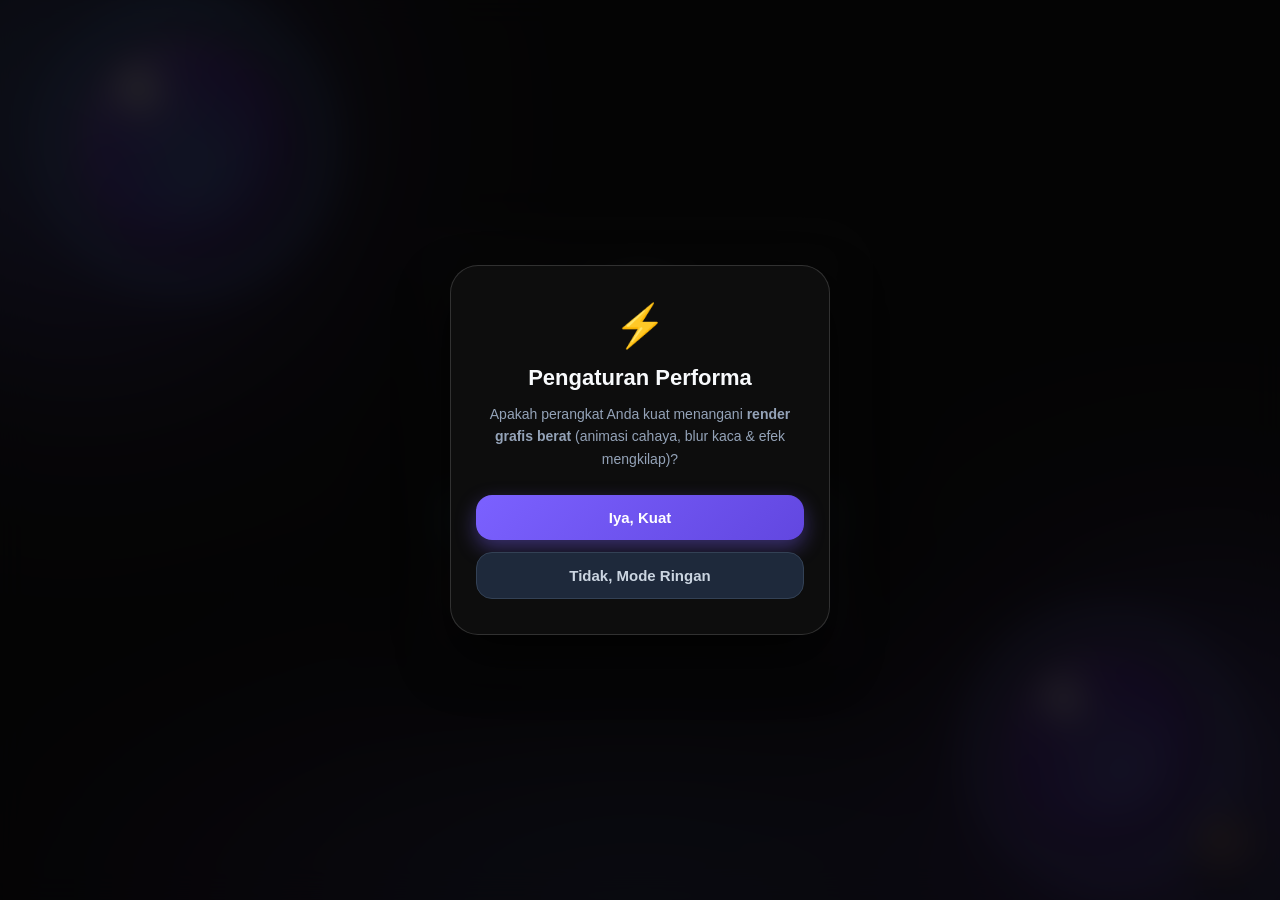
<file: index.html>
<!DOCTYPE html>
<html lang="id">
<head>
    <meta charset="UTF-8">
    <meta name="viewport" content="width=device-width, initial-scale=1.0, maximum-scale=1.0, user-scalable=no">
    <title>KiuKiu Bio</title>
    
    <link rel="icon" type="image/png" href="assets/icon.png">
    
    <link rel="stylesheet" href="style.css">
</head>
<body>

    <div id="renderModal" class="render-modal-overlay">
        <div class="render-modal-box">
            <button id="btnRenderClose" class="render-modal-close" type="button" aria-label="Tutup">✕</button>
            <div class="render-modal-icon">⚡</div>
            <h3 class="render-modal-title">Pengaturan Performa</h3>
            <p class="render-modal-desc">
                Apakah perangkat Anda kuat menangani <b>render grafis berat</b> (animasi cahaya, blur kaca & efek mengkilap)?
            </p>
            <div id="renderModalStatus" class="render-modal-status"></div>
            <div class="render-modal-buttons">
                <button id="btnRenderYes" class="modal-btn btn-yes">Iya, Kuat</button>
                <button id="btnRenderNo" class="modal-btn btn-no">Tidak, Mode Ringan</button>
            </div>
        </div>
    </div>
    
    <div class="orb orb-1"></div>
    <div class="orb orb-2"></div>
    <div class="glass-ball glass-ball-1"></div>
    <div class="glass-ball glass-ball-2"></div>
    <div class="bg-glow-bottom"></div>

    <div class="bio-container">
        <div class="profile-img-wrapper">
            <img src="assets/profile.png" alt="Profile" class="profile-pic" onerror="this.src='https://via.placeholder.com/150'">
        </div>
        
        <h1 class="nama">ᴷⁱᵘᵏⁱᵘᵘ੭</h1>
        <h2 class="sub-nama">Yang butuh gue callme🤙</h2>

        <div id="linksContainer" class="links-container"></div>
    </div>

    <button class="perf-fab" id="perfFab" type="button" data-tooltip="Pengaturan Performa" aria-label="Buka pengaturan performa">
        <svg viewBox="0 0 24 24" width="24" height="24" fill="currentColor" class="perf-fab-icon"><polygon points="13 2 3 14 12 14 11 22 21 10 12 10 13 2"></polygon></svg>
    </button>

    <script src="database.js"></script>
    <script src="script.js"></script>
</body>
</html>
</file>
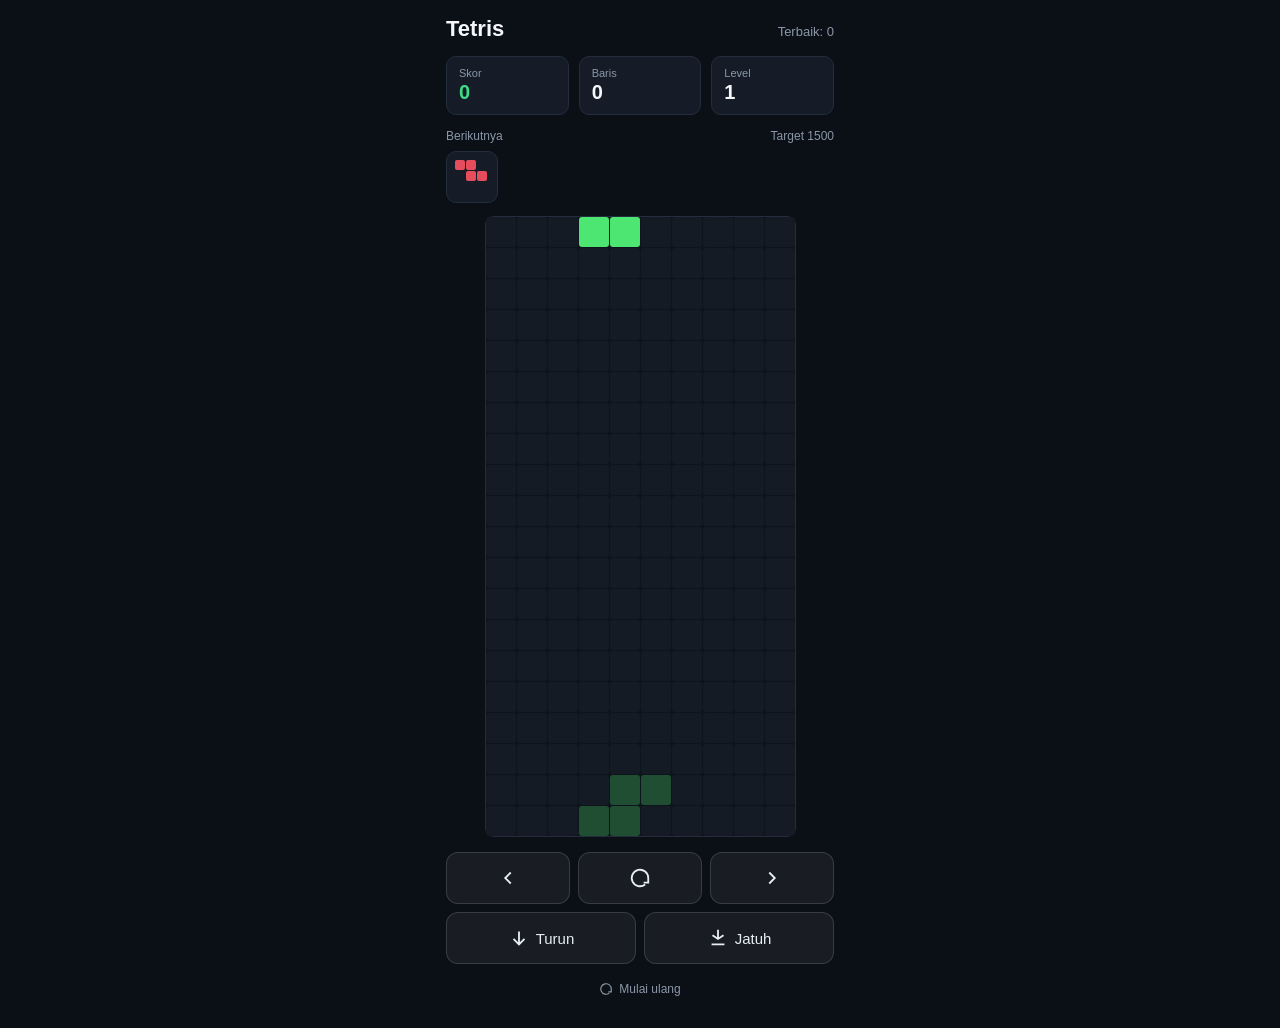
<file: tetris.html>
<!DOCTYPE html>
<html lang="id">
<head>
<meta charset="UTF-8" />
<meta name="viewport" content="width=device-width, initial-scale=1, maximum-scale=1, user-scalable=no" />
<title>Tetris</title>
<style>
  * { box-sizing: border-box; -webkit-tap-highlight-color: transparent; }
  html, body {
    margin: 0; padding: 0; height: 100%;
    background: #0b0f16; color: #f4f6f9;
    font-family: -apple-system, BlinkMacSystemFont, "Segoe UI", Roboto, Helvetica, Arial, sans-serif;
    overscroll-behavior: none; user-select: none;
  }
  #app {
    max-width: 420px; margin: 0 auto; padding: 16px 16px 24px;
    min-height: 100%; display: flex; flex-direction: column;
  }
  .title-row { display: flex; align-items: baseline; justify-content: space-between; margin-bottom: 14px; }
  .title-row h1 { font-size: 22px; font-weight: 600; margin: 0; }
  .title-row .best { font-size: 13px; color: #8a97a8; }
  .stats { display: grid; grid-template-columns: repeat(3, 1fr); gap: 10px; margin-bottom: 14px; }
  .stat { background: #151c27; border: 1px solid #232d3d; border-radius: 10px; padding: 10px 12px; }
  .stat .label { font-size: 11px; color: #8a97a8; }
  .stat .value { font-size: 20px; font-weight: 600; margin-top: 2px; }
  .stat.score .value { color: #3ddc84; }
  .next-row { display: flex; align-items: center; justify-content: space-between; margin-bottom: 8px; font-size: 12px; color: #8a97a8; }
  .next-and-status { display: flex; align-items: center; gap: 12px; margin-bottom: 14px; }
  #next-box { width: 52px; height: 52px; background: #151c27; border: 1px solid #232d3d; border-radius: 10px; position: relative; flex-shrink: 0; }
  #status { font-size: 13px; color: #e6944d; flex: 1; }
  #board-wrap { display: flex; justify-content: center; margin-bottom: 16px; }
  #board {
    background: #0e141b; border-radius: 8px; padding: 0;
    display: grid; gap: 1px;
    box-shadow: 0 0 0 1px #232d3d;
  }
  .cell { border-radius: 3px; transition: background-color .06s ease, opacity .06s ease; }
  .controls { display: flex; flex-direction: column; gap: 8px; margin-top: auto; }
  .row3 { display: grid; grid-template-columns: repeat(3, 1fr); gap: 8px; }
  .row2 { display: grid; grid-template-columns: repeat(2, 1fr); gap: 8px; }
  button.ctrl {
    height: 52px; border-radius: 12px; border: 1px solid rgba(255,255,255,0.14);
    background: rgba(255,255,255,0.06); color: #e8edf5; font-size: 15px;
    display: flex; align-items: center; justify-content: center; gap: 6px;
    -webkit-tap-highlight-color: transparent; touch-action: manipulation;
  }
  button.ctrl:active { transform: scale(0.94); filter: brightness(1.3); }
  button.ctrl svg { width: 22px; height: 22px; }
  #restart-link {
    text-align: center; margin-top: 10px; font-size: 12px; color: #8a97a8;
    background: none; border: none; display: inline-flex; gap: 6px; align-items: center;
    width: 100%; justify-content: center; padding: 8px;
  }
  #overlay {
    position: absolute; inset: 0; background: rgba(5,7,10,0.88);
    display: none; align-items: center; justify-content: center; flex-direction: column;
    border-radius: 8px; gap: 10px; text-align: center; padding: 20px;
  }
  #overlay.show { display: flex; }
  #overlay h2 { margin: 0; font-size: 20px; font-weight: 600; }
  #overlay p { margin: 0; font-size: 14px; color: #8a97a8; }
  #board-outer { position: relative; }
</style>
</head>
<body>
<div id="app">
  <div class="title-row">
    <h1>Tetris</h1>
    <span class="best">Terbaik: <span id="best-score">0</span></span>
  </div>

  <div class="stats">
    <div class="stat score">
      <div class="label">Skor</div>
      <div class="value" id="score">0</div>
    </div>
    <div class="stat">
      <div class="label">Baris</div>
      <div class="value" id="lines">0</div>
    </div>
    <div class="stat">
      <div class="label">Level</div>
      <div class="value" id="level">1</div>
    </div>
  </div>

  <div class="next-row">
    <span>Berikutnya</span>
    <span id="target">Target 1500</span>
  </div>
  <div class="next-and-status">
    <div id="next-box"></div>
    <div id="status"></div>
  </div>

  <div id="board-wrap">
    <div id="board-outer">
      <div id="board"></div>
      <div id="overlay">
        <h2 id="overlay-title">Game selesai</h2>
        <p id="overlay-sub">Skor akhir: 0</p>
      </div>
    </div>
  </div>

  <div class="controls">
    <div class="row3">
      <button class="ctrl" id="btn-left" aria-label="Kiri">
        <svg viewBox="0 0 24 24" fill="none" stroke="currentColor" stroke-width="2"><path d="M15 18l-6-6 6-6"/></svg>
      </button>
      <button class="ctrl" id="btn-rotate" aria-label="Putar">
        <svg viewBox="0 0 24 24" fill="none" stroke="currentColor" stroke-width="2"><path d="M21 12a9 9 0 10-3.4 7.03M21 12v5h-5"/></svg>
      </button>
      <button class="ctrl" id="btn-right" aria-label="Kanan">
        <svg viewBox="0 0 24 24" fill="none" stroke="currentColor" stroke-width="2"><path d="M9 18l6-6-6-6"/></svg>
      </button>
    </div>
    <div class="row2">
      <button class="ctrl" id="btn-soft" aria-label="Turun">
        <svg viewBox="0 0 24 24" fill="none" stroke="currentColor" stroke-width="2"><path d="M12 5v14M6 13l6 6 6-6"/></svg>
        Turun
      </button>
      <button class="ctrl" id="btn-hard" aria-label="Jatuh">
        <svg viewBox="0 0 24 24" fill="none" stroke="currentColor" stroke-width="2"><path d="M12 3v10M6 9l6 4 6-4M5 19h14"/></svg>
        Jatuh
      </button>
    </div>
  </div>

  <button id="restart-link">
    <svg width="14" height="14" viewBox="0 0 24 24" fill="none" stroke="currentColor" stroke-width="2"><path d="M21 12a9 9 0 10-3.4 7.03M21 12v5h-5"/></svg>
    Mulai ulang
  </button>
</div>

<script>
(function () {
  'use strict';

  var COLS = 10, ROWS = 20;
  var SHAPES = {
    I: [[0,1],[1,1],[2,1],[3,1]],
    O: [[1,0],[2,0],[1,1],[2,1]],
    T: [[1,0],[0,1],[1,1],[2,1]],
    S: [[1,0],[2,0],[0,1],[1,1]],
    Z: [[0,0],[1,0],[1,1],[2,1]],
    J: [[0,0],[0,1],[1,1],[2,1]],
    L: [[2,0],[0,1],[1,1],[2,1]]
  };
  var COLORS = { I:'#4dd8e6', O:'#e6c64d', T:'#b24de6', S:'#4de672', Z:'#e64d5c', J:'#4d6fe6', L:'#e6944d' };
  var KEYS = Object.keys(SHAPES);

  function rotateCells(cells, times) {
    var out = cells, n = ((times % 4) + 4) % 4;
    for (var t = 0; t < n; t++) out = out.map(function (c) { return [3 - c[1], c[0]]; });
    return out;
  }
  function newBag() {
    var b = KEYS.slice();
    for (var i = b.length - 1; i > 0; i--) {
      var j = Math.floor(Math.random() * (i + 1));
      var tmp = b[i]; b[i] = b[j]; b[j] = tmp;
    }
    return b;
  }
  var bag = newBag();
  function nextFromBag() { if (bag.length === 0) bag = newBag(); return bag.shift(); }

  function emptyBoard() { var rows = []; for (var y = 0; y < ROWS; y++) rows.push(new Array(COLS).fill(null)); return rows; }

  var board, current, nextKey, score, lines, level, target, gameOver;

  function spawn(key) { return { key: key, rot: 0, x: 3, y: -2 }; }
  function pieceCells(p) { return rotateCells(SHAPES[p.key], p.rot).map(function (c) { return [c[0] + p.x, c[1] + p.y]; }); }
  function collides(p, dx, dy, dr) {
    var test = { key: p.key, rot: p.rot + dr, x: p.x + dx, y: p.y + dy };
    var cells = pieceCells(test);
    for (var i = 0; i < cells.length; i++) {
      var x = cells[i][0], y = cells[i][1];
      if (x < 0 || x >= COLS || y >= ROWS) return true;
      if (y >= 0 && board[y][x]) return true;
    }
    return false;
  }
  var LINE_SCORE = [0, 40, 100, 300, 1200];
  function gravityMs() { return Math.max(100, 1000 - (level - 1) * 75); }
  function targetFor(l) { return l * 1000 + 500; }

  var bestScore = 0;
  try { bestScore = parseInt(localStorage.getItem('tetris_best') || '0', 10) || 0; } catch (e) {}

  function resetGame() {
    board = emptyBoard();
    bag = newBag();
    current = spawn(nextFromBag());
    nextKey = nextFromBag();
    score = 0; lines = 0; level = 1; target = targetFor(level);
    gameOver = false;
    document.getElementById('overlay').classList.remove('show');
  }

  function saveBestIfNeeded() {
    if (score > bestScore) {
      bestScore = score;
      try { localStorage.setItem('tetris_best', String(bestScore)); } catch (e) {}
    }
  }

  function lockPiece(dropCells) {
    var cells = pieceCells(current);
    for (var i = 0; i < cells.length; i++) {
      var x = cells[i][0], y = cells[i][1];
      if (y < 0) { gameOver = true; saveBestIfNeeded(); return; }
      board[y][x] = current.key;
    }
    if (dropCells > 0) score += dropCells * 2;

    var cleared = 0;
    for (var yy = ROWS - 1; yy >= 0; yy--) {
      if (board[yy].every(function (c) { return c !== null; })) {
        board.splice(yy, 1);
        board.unshift(new Array(COLS).fill(null));
        cleared++;
        yy++;
      }
    }
    if (cleared > 0) {
      score += LINE_SCORE[cleared] * level;
      lines += cleared;
      var nl = Math.floor(lines / 10) + 1;
      if (nl !== level) { level = nl; target = targetFor(level); }
    }

    current = spawn(nextKey);
    nextKey = nextFromBag();
    if (collides(current, 0, 0, 0)) { gameOver = true; saveBestIfNeeded(); }
  }

  function softDropOne() {
    if (!collides(current, 0, 1, 0)) current.y += 1;
    else lockPiece(0);
  }
  function moveSide(dir) {
    if (gameOver) return;
    var dx = dir === 'left' ? -1 : 1;
    if (!collides(current, dx, 0, 0)) { current.x += dx; render(); }
  }
  function rotatePiece() {
    if (gameOver || current.key === 'O') return;
    if (!collides(current, 0, 0, 1)) { current.rot += 1; render(); return; }
    var kicks = [-1, 1, -2, 2];
    for (var i = 0; i < kicks.length; i++) {
      if (!collides(current, kicks[i], 0, 1)) { current.x += kicks[i]; current.rot += 1; render(); return; }
    }
  }
  function softDrop() {
    if (gameOver) return;
    softDropOne();
    render();
  }
  function hardDrop() {
    if (gameOver) return;
    var cells = 0;
    while (!collides(current, 0, 1, 0)) { current.y += 1; cells++; }
    lockPiece(cells);
    render();
  }
  function ghostCells() {
    var g = { key: current.key, rot: current.rot, x: current.x, y: current.y };
    while (!collides(g, 0, 1, 0)) g.y += 1;
    return pieceCells(g);
  }

  var CELL = Math.min(30, Math.floor((Math.min(window.innerWidth, 420) - 32) / COLS));
  var boardEl = document.getElementById('board');
  boardEl.style.gridTemplateColumns = 'repeat(' + COLS + ', ' + CELL + 'px)';
  boardEl.style.gridTemplateRows = 'repeat(' + ROWS + ', ' + CELL + 'px)';
  var cellEls = [];
  for (var y0 = 0; y0 < ROWS; y0++) {
    var row = [];
    for (var x0 = 0; x0 < COLS; x0++) {
      var d = document.createElement('div');
      d.className = 'cell';
      d.style.background = '#141b24';
      boardEl.appendChild(d);
      row.push(d);
    }
    cellEls.push(row);
  }

  var nextEl = document.getElementById('next-box');
  var scoreEl = document.getElementById('score');
  var linesEl = document.getElementById('lines');
  var levelEl = document.getElementById('level');
  var targetEl = document.getElementById('target');
  var bestEl = document.getElementById('best-score');
  var statusEl = document.getElementById('status');
  var overlayEl = document.getElementById('overlay');
  var overlayTitleEl = document.getElementById('overlay-title');
  var overlaySubEl = document.getElementById('overlay-sub');

  function render() {
    for (var y = 0; y < ROWS; y++) {
      for (var x = 0; x < COLS; x++) {
        var key = board[y][x];
        cellEls[y][x].style.background = key ? COLORS[key] : '#141b24';
        cellEls[y][x].style.opacity = '1';
      }
    }
    if (!gameOver) {
      var ghosts = ghostCells();
      for (var i = 0; i < ghosts.length; i++) {
        var gx = ghosts[i][0], gy = ghosts[i][1];
        if (gy >= 0 && gy < ROWS && gx >= 0 && gx < COLS) {
          cellEls[gy][gx].style.background = COLORS[current.key];
          cellEls[gy][gx].style.opacity = '0.28';
        }
      }
      var cells = pieceCells(current);
      for (var j = 0; j < cells.length; j++) {
        var cx = cells[j][0], cy = cells[j][1];
        if (cy >= 0 && cy < ROWS) {
          cellEls[cy][cx].style.background = COLORS[current.key];
          cellEls[cy][cx].style.opacity = '1';
        }
      }
    }

    scoreEl.textContent = score;
    linesEl.textContent = lines;
    levelEl.textContent = level;
    targetEl.textContent = 'Target ' + target;
    bestEl.textContent = Math.max(bestScore, score);

    nextEl.innerHTML = '';
    var ncells = SHAPES[nextKey];
    var xs = ncells.map(function (c) { return c[0]; });
    var ys = ncells.map(function (c) { return c[1]; });
    var minX = Math.min.apply(null, xs), minY = Math.min.apply(null, ys);
    for (var k = 0; k < ncells.length; k++) {
      var ncx = ncells[k][0], ncy = ncells[k][1];
      var b = document.createElement('div');
      b.style.position = 'absolute';
      b.style.width = '10px'; b.style.height = '10px';
      b.style.left = (8 + (ncx - minX) * 11) + 'px';
      b.style.top = (8 + (ncy - minY) * 11) + 'px';
      b.style.background = COLORS[nextKey];
      b.style.borderRadius = '2px';
      nextEl.appendChild(b);
    }

    if (gameOver) {
      statusEl.textContent = '';
      overlayTitleEl.textContent = 'Game selesai';
      overlaySubEl.textContent = 'Skor akhir: ' + score + ' (level ' + level + ', ' + lines + ' baris)';
      overlayEl.classList.add('show');
    } else {
      statusEl.textContent = '';
    }
  }

  document.getElementById('btn-left').addEventListener('click', function () { moveSide('left'); });
  document.getElementById('btn-right').addEventListener('click', function () { moveSide('right'); });
  document.getElementById('btn-rotate').addEventListener('click', rotatePiece);
  document.getElementById('btn-soft').addEventListener('click', softDrop);
  document.getElementById('btn-hard').addEventListener('click', hardDrop);
  document.getElementById('restart-link').addEventListener('click', function () { resetGame(); render(); });
  overlayEl.addEventListener('click', function () { resetGame(); render(); });

  document.addEventListener('keydown', function (e) {
    if (e.key === 'ArrowLeft') moveSide('left');
    else if (e.key === 'ArrowRight') moveSide('right');
    else if (e.key === 'ArrowUp') rotatePiece();
    else if (e.key === 'ArrowDown') softDrop();
    else if (e.key === ' ') { e.preventDefault(); hardDrop(); }
  });

  var touchStartX = 0, touchStartY = 0, touchMoved = false;
  boardEl.addEventListener('touchstart', function (e) {
    touchStartX = e.touches[0].clientX;
    touchStartY = e.touches[0].clientY;
    touchMoved = false;
  }, { passive: true });
  boardEl.addEventListener('touchmove', function (e) {
    var dx = e.touches[0].clientX - touchStartX;
    var dy = e.touches[0].clientY - touchStartY;
    if (Math.abs(dx) > 24 && !touchMoved) {
      moveSide(dx > 0 ? 'right' : 'left');
      touchStartX = e.touches[0].clientX;
      touchMoved = true;
    } else if (dy > 24 && !touchMoved) {
      softDrop();
      touchStartY = e.touches[0].clientY;
    }
  }, { passive: true });
  boardEl.addEventListener('touchend', function (e) {
    if (!touchMoved) rotatePiece();
  });

  var lastFrame = Date.now();
  function loop() {
    var now = Date.now();
    if (!gameOver) {
      var interval = gravityMs();
      if (now - lastFrame >= interval) {
        lastFrame = now;
        softDropOne();
        render();
      }
    } else {
      lastFrame = now;
    }
    requestAnimationFrame(loop);
  }

  resetGame();
  render();
  requestAnimationFrame(loop);
})();
</script>
</body>
</html>
</file>
<file: style.css>
/* RESET SEMUA */
* {
    margin: 0;
    padding: 0;
    box-sizing: border-box;
    font-family: 'Segoe UI', Tahoma, Geneva, Verdana, sans-serif;
    -webkit-tap-highlight-color: transparent;
}

/* Warna tema latar belakang (bola + cahaya). Nilai default = Tampilan 1.
   Diisi ulang otomatis oleh script.js sesuai activeBackgroundTheme di database.js */
:root {
    --ball1-inner: 96, 165, 250;
    --ball1-mid: 124, 58, 237;
    --ball1-outer: 76, 29, 149;
    --ball2-inner: 129, 140, 248;
    --ball2-mid: 109, 40, 217;
    --ball2-outer: 67, 20, 140;
}

body {
    min-height: 100vh;
    display: flex;
    justify-content: center;
    align-items: center;
    background-color: #050505; /* Hitam pekat */
    padding: 25px 20px;
    color: white;
    overflow-x: hidden;
    position: relative;
}

/* === MODAL POPUP PERTANYAAN PERFORMA === */
.render-modal-overlay {
    position: fixed;
    top: 0;
    left: 0;
    width: 100vw;
    height: 100vh;
    background: rgba(5, 5, 5, 0.85);
    backdrop-filter: blur(15px);
    -webkit-backdrop-filter: blur(15px);
    z-index: 99999;
    display: flex;
    justify-content: center;
    align-items: center;
    padding: 20px;
    opacity: 0;
    pointer-events: none;
    transition: opacity 0.35s ease;
}

.render-modal-overlay.show {
    opacity: 1;
    pointer-events: auto;
}

.render-modal-box {
    position: relative;
    background: #0d0d0d;
    border: 1px solid rgba(255, 255, 255, 0.15);
    border-radius: 28px;
    padding: 35px 25px;
    max-width: 380px;
    width: 100%;
    text-align: center;
    box-shadow: 0 25px 50px rgba(0, 0, 0, 0.7);
    transform: scale(0.9);
    transition: transform 0.35s cubic-bezier(0.175, 0.885, 0.32, 1.275);
}

.render-modal-close {
    display: none;
    position: absolute;
    top: 14px;
    right: 14px;
    width: 30px;
    height: 30px;
    border-radius: 50%;
    border: 1px solid rgba(255, 255, 255, 0.15);
    background: rgba(255, 255, 255, 0.06);
    color: #a1a1aa;
    font-size: 13px;
    cursor: pointer;
    align-items: center;
    justify-content: center;
    transition: background 0.2s ease, color 0.2s ease;
}

.render-modal-close:hover {
    background: rgba(255, 255, 255, 0.14);
    color: #f4f4f5;
}

/* Tombol close cuma muncul kalau modal dibuka manual (bukan kunjungan pertama) */
.render-modal-overlay.has-close .render-modal-close {
    display: flex;
}

.render-modal-overlay.show .render-modal-box {
    transform: scale(1);
}

.render-modal-icon {
    font-size: 42px;
    margin-bottom: 15px;
}

.render-modal-title {
    font-size: 22px;
    font-weight: 800;
    margin-bottom: 12px;
    color: #f8fafc;
}

.render-modal-desc {
    font-size: 14px;
    line-height: 1.6;
    color: #94a3b8;
    margin-bottom: 25px;
}

.render-modal-status {
    font-size: 12px;
    font-weight: 700;
    letter-spacing: 0.3px;
    color: #f5a623;
    background: rgba(245, 166, 35, 0.12);
    border: 1px solid rgba(245, 166, 35, 0.3);
    border-radius: 999px;
    padding: 6px 14px;
    display: inline-block;
    margin-bottom: 20px;
}

.render-modal-status:empty {
    display: none;
    margin-bottom: 0;
}

.render-modal-buttons {
    display: flex;
    flex-direction: column;
    gap: 12px;
}

.modal-btn {
    width: 100%;
    padding: 14px 20px;
    border-radius: 16px;
    font-size: 15px;
    font-weight: 700;
    cursor: pointer;
    border: none;
    transition: transform 0.35s cubic-bezier(0.22, 1, 0.36, 1), filter 0.3s ease;
}

.modal-btn:hover {
    transform: translateY(-2px);
    filter: brightness(1.1);
}

.modal-btn:active {
    transform: translateY(0) scale(0.97);
    transition-duration: 0.15s;
}

.btn-yes {
    background: linear-gradient(135deg, #7b61ff, #6247e0);
    color: white;
    box-shadow: 0 8px 20px rgba(123, 97, 255, 0.4);
}

.btn-no {
    background: #1e293b;
    color: #cbd5e1;
    border: 1px solid #334155;
}

/* =========================================================
   === ATURAN MODE RINGAN ("TIDAK, MODE RINGAN") - ANTI LAG ===
   ========================================================= */
/* 1. Matikan bola liquid glass & animasinya (biar ringan), tapi latar tetap
      berwarna sesuai tema aktif di database.js — gradient statis, no blur, no animasi */
body.low-perf .orb,
body.low-perf .glass-ball,
body.low-perf .bg-glow-bottom {
    display: none !important;
    animation: none !important;
}

body.low-perf {
    background:
        radial-gradient(circle at 12% 12%, rgba(var(--ball1-mid), 0.55), transparent 42%),
        radial-gradient(circle at 88% 88%, rgba(var(--ball2-mid), 0.55), transparent 42%),
        #050505 !important;
}

/* 2. Ganti kontainer kaca dengan card solid yang rapi, tapi tetap ada aksen
      warna tipis sesuai tema aktif biar gak polos/kusam */
body.low-perf .bio-container {
    background: linear-gradient(160deg, #101a2e, #0a0f1c) !important;
    backdrop-filter: none !important;
    -webkit-backdrop-filter: none !important;
    border: 1px solid rgba(var(--ball1-mid), 0.35) !important;
    box-shadow: 0 20px 45px rgba(0, 0, 0, 0.55), 0 0 45px rgba(var(--ball1-mid), 0.18) !important;
}

/* 3. Ubah tombol Liquid Glass jadi tombol flat/ringan, tapi tetap pakai
      warna tema masing-masing link (--c1/--c2) biar gak seragam abu semua */
body.low-perf .glass-btn {
    background: rgba(var(--c1), 0.14) !important;
    backdrop-filter: none !important;
    -webkit-backdrop-filter: none !important;
    border: 1px solid rgba(var(--c1), 0.4) !important;
    box-shadow: none !important;
    animation: none !important;
    color: #f1f5f9 !important;
}

body.low-perf .glass-btn:hover {
    background: rgba(var(--c1), 0.26) !important;
    border-color: rgba(var(--c1), 0.75) !important;
    transform: translateY(-2px) !important;
    box-shadow: 0 8px 20px rgba(var(--c1), 0.3) !important;
}

/* 4. Matikan efek pantulan cahaya mengkilap & pelangi berat */
body.low-perf .glass-btn::after,
body.low-perf .crystal-gloss::before {
    display: none !important;
    animation: none !important;
}

body.low-perf .rainbow-gloss,
body.low-perf .crystal-gloss {
    animation: none !important;
    border-color: #475569 !important;
    box-shadow: none !important;
}

/* 5. Sederhanakan tombol Performa jadi flat, tanpa blur & animasi */
body.low-perf .perf-fab {
    backdrop-filter: none !important;
    -webkit-backdrop-filter: none !important;
    background: #1e293b !important;
    border: 1px solid #334155 !important;
    color: #94a3b8 !important;
    box-shadow: 0 8px 20px rgba(0, 0, 0, 0.4) !important;
    animation: none !important;
}

body.low-perf .perf-fab:hover {
    background: #334155 !important;
    border-color: #475569 !important;
    color: #cbd5e1 !important;
}

/* =========================================================
   === ATURAN MODE NORMAL / BERAT (DEFAULT LIQUID GLASS) ===
   ========================================================= */
/* === 2 BOLA CAHAYA GRADASI BIRU-UNGU DI ATAS DASAR HITAM === */
.orb {
    position: fixed;
    border-radius: 50%;
    filter: blur(110px);
    opacity: 0.55;
    mix-blend-mode: screen;
    z-index: -1;
    will-change: transform;
    pointer-events: none;
}

.orb-1 {
    width: 480px;
    height: 480px;
    background: radial-gradient(circle at 30% 30%, rgba(var(--ball1-inner), 1) 0%, rgba(var(--ball1-mid), 1) 75%);
    top: -12%;
    left: -12%;
    animation: floatOrb1 36s infinite cubic-bezier(0.45, 0, 0.55, 1);
}

.orb-2 {
    width: 460px;
    height: 460px;
    background: radial-gradient(circle at 65% 65%, rgba(var(--ball2-inner), 1) 0%, rgba(var(--ball2-mid), 1) 75%);
    bottom: -14%;
    right: -12%;
    animation: floatOrb2 40s infinite cubic-bezier(0.45, 0, 0.55, 1);
}

/* Cahaya lembut naik dari bawah layar, biru-ungu, berdenyut pelan */
.bg-glow-bottom {
    position: fixed;
    left: 0;
    right: 0;
    bottom: -25%;
    height: 50vh;
    background: radial-gradient(ellipse at center, rgba(var(--ball1-inner), 0.4) 0%, rgba(var(--ball1-mid), 0.22) 45%, transparent 75%);
    filter: blur(90px);
    z-index: -1;
    pointer-events: none;
    will-change: opacity, transform;
    animation: bottomGlowPulse 9s ease-in-out infinite;
}

@keyframes bottomGlowPulse {
    0%, 100% { opacity: 0.55; transform: translateY(0) scale(1); }
    50%      { opacity: 1; transform: translateY(-20px) scale(1.1); }
}

/* Bola kaca (glass ball) — nempel & bergerak bareng cahaya di belakangnya */
.glass-ball {
    position: fixed;
    border-radius: 50%;
    z-index: -1;
    pointer-events: none;
    will-change: transform;
    backdrop-filter: blur(6px) saturate(160%);
    -webkit-backdrop-filter: blur(6px) saturate(160%);
    border: 1.5px solid rgba(255, 255, 255, 0.35);
}

.glass-ball-1 {
    width: 220px;
    height: 220px;
    top: 4%;
    left: 6%;
    background:
        radial-gradient(circle at 28% 24%, rgba(255,255,255,0.9) 0%, rgba(255,255,255,0.12) 14%, transparent 32%),
        radial-gradient(circle at 55% 60%, rgba(var(--ball1-inner), 0.55) 0%, rgba(var(--ball1-mid), 0.5) 55%, rgba(var(--ball1-outer), 0.3) 100%);
    box-shadow:
        inset -16px -16px 36px rgba(0,0,0,0.3),
        inset 10px 10px 22px rgba(255,255,255,0.25),
        0 25px 55px rgba(var(--ball1-outer), 0.5),
        0 0 70px rgba(var(--ball1-inner), 0.3);
    animation: floatOrb1 36s infinite cubic-bezier(0.45, 0, 0.55, 1);
}

.glass-ball-2 {
    width: 200px;
    height: 200px;
    bottom: 6%;
    right: 6%;
    background:
        radial-gradient(circle at 30% 26%, rgba(255,255,255,0.85) 0%, rgba(255,255,255,0.1) 14%, transparent 32%),
        radial-gradient(circle at 58% 62%, rgba(var(--ball2-inner), 0.55) 0%, rgba(var(--ball2-mid), 0.5) 55%, rgba(var(--ball2-outer), 0.3) 100%);
    box-shadow:
        inset -14px -14px 32px rgba(0,0,0,0.3),
        inset 9px 9px 20px rgba(255,255,255,0.22),
        0 25px 55px rgba(var(--ball2-outer), 0.5),
        0 0 65px rgba(var(--ball2-inner), 0.3);
    animation: floatOrb2 40s infinite cubic-bezier(0.45, 0, 0.55, 1);
}

/* Lampu halo yang nempel di pinggiran bola, berdenyut pelan (bukan ngilang) */
.glass-ball::before {
    content: '';
    position: absolute;
    inset: -16px;
    border-radius: 50%;
    pointer-events: none;
    filter: blur(2px);
    animation: ballHalo 10s cubic-bezier(0.45, 0, 0.55, 1) infinite;
}

.glass-ball-1::before {
    box-shadow: 0 0 45px 14px rgba(var(--ball1-inner), 0.55);
}

.glass-ball-2::before {
    box-shadow: 0 0 45px 14px rgba(var(--ball2-inner), 0.55);
    animation-delay: -5s;
}

@keyframes ballHalo {
    0%, 100% { opacity: 0.45; transform: scale(1); }
    50%      { opacity: 0.85; transform: scale(1.15); }
}

@keyframes floatOrb1 {
    0%   { transform: translate(0, 0) scale(1); }
    18%  { transform: translate(140px, 90px) scale(1.3); }
    38%  { transform: translate(40px, 210px) scale(0.8); }
    55%  { transform: translate(200px, 170px) scale(1.4); }
    72%  { transform: translate(90px, 40px) scale(0.9); }
    88%  { transform: translate(210px, 110px) scale(1.15); }
    100% { transform: translate(0, 0) scale(1); }
}

@keyframes floatOrb2 {
    0%   { transform: translate(0, 0) scale(1); }
    15%  { transform: translate(-120px, -80px) scale(1.35); }
    33%  { transform: translate(-60px, -200px) scale(0.85); }
    50%  { transform: translate(-210px, -110px) scale(1.4); }
    68%  { transform: translate(-40px, -30px) scale(0.8); }
    85%  { transform: translate(-180px, -160px) scale(1.2); }
    100% { transform: translate(0, 0) scale(1); }
}

/* === WADAH KACA UTAMA === */
.bio-container {
    width: 100%;
    max-width: 440px;
    background: rgba(255, 255, 255, 0.04);
    backdrop-filter: blur(40px);
    -webkit-backdrop-filter: blur(40px);
    border: 1px solid rgba(255, 255, 255, 0.15);
    border-radius: 35px;
    padding: 45px 30px;
    text-align: center;
    box-shadow: 0 30px 60px rgba(0, 0, 0, 0.7), inset 0 1px 1px rgba(255, 255, 255, 0.3);
    z-index: 10;
}

/* === FOTO PROFIL (100% KUNCI 1:1 OTOMATIS ANTI LONJONG) === */
.profile-img-wrapper {
    position: relative;
    width: 120px !important;
    height: 120px !important;
    min-width: 120px !important;
    min-height: 120px !important;
    margin: 0 auto 20px auto;
    border-radius: 50% !important;
    overflow: hidden !important;
    display: flex;
    justify-content: center;
    align-items: center;
    transform: translateZ(0);
    backface-visibility: hidden;
    border: 3px solid rgba(255, 255, 255, 0.8);
    box-shadow: 0 15px 35px rgba(0, 0, 0, 0.5), 0 0 20px rgba(255, 255, 255, 0.15);
}

.profile-pic {
    width: 100% !important;
    height: 100% !important;
    aspect-ratio: 1 / 1 !important;
    object-fit: cover !important;
    object-position: center !important;
    border-radius: 50% !important;
    display: block;
    flex-shrink: 0;
}

/* === TYPOGRAPHY === */
.nama {
    font-size: 28px;
    font-weight: 900;
    margin-bottom: 5px;
    letter-spacing: 0.5px;
    background: linear-gradient(135deg, #ffffff, #9ca3af);
    -webkit-background-clip: text;
    -webkit-text-fill-color: transparent;
}

.sub-nama {
    font-size: 14px;
    color: #a794ff;
    margin-bottom: 18px;
    letter-spacing: 1px;
    font-weight: 600;
}

.artikel {
    font-size: 14px;
    line-height: 1.6;
    color: rgba(255, 255, 255, 0.75);
    margin-bottom: 30px;
}

.links-container {
    display: flex;
    flex-direction: column;
    gap: 16px;
}

/* === TOMBOL SEBENING KACA DENGAN IKON SVG === */
.glass-btn {
    display: block;
    text-decoration: none;
    color: white;
    font-weight: 600;
    font-size: 15px;
    padding: 16px 20px;
    border-radius: 20px;
    
    --c1: 255, 255, 255;
    --c2: 255, 255, 255;
    
    background: linear-gradient(135deg, rgba(var(--c1), 0.18), rgba(var(--c2), 0.04));
    backdrop-filter: blur(30px);
    -webkit-backdrop-filter: blur(30px);
    border: 1px solid rgba(var(--c1), 0.35);
    box-shadow: 0 10px 25px rgba(0, 0, 0, 0.35), inset 0 1px 1px rgba(255, 255, 255, 0.4);
    
    position: relative;
    overflow: hidden;
    transition: transform 0.45s cubic-bezier(0.22, 1, 0.36, 1),
                border-radius 0.45s cubic-bezier(0.22, 1, 0.36, 1),
                background 0.45s ease,
                border-color 0.45s ease,
                box-shadow 0.45s ease,
                color 0.3s ease;
}

.btn-inner {
    display: flex;
    align-items: center;
    justify-content: center;
    gap: 12px;
    width: 100%;
}

.btn-icon-wrapper {
    display: flex;
    align-items: center;
    justify-content: center;
    flex-shrink: 0;
}

.btn-svg {
    transition: transform 0.3s ease;
}

.glass-btn:hover .btn-svg {
    transform: scale(1.15) rotate(-5deg);
}

.glass-btn::after {
    content: '';
    position: absolute;
    top: 0;
    left: 0;
    right: 0;
    height: 45%;
    background: linear-gradient(180deg, rgba(255, 255, 255, 0.18) 0%, rgba(255, 255, 255, 0) 100%);
    pointer-events: none;
}

.glass-btn:hover, .glass-btn:active {
    border-radius: 30px 12px 30px 12px;
    background: linear-gradient(135deg, rgba(var(--c1), 0.35), rgba(var(--c2), 0.15));
    box-shadow: 0 15px 30px rgba(var(--c1), 0.35);
    border-color: rgba(var(--c1), 0.8);
    color: #ffffff;
    text-shadow: 0 0 10px rgba(var(--c1), 0.8);
}

.glass-btn:hover {
    transform: translateY(-4px);
}

.glass-btn:active {
    transform: translateY(-1px) scale(0.98);
    transition-duration: 0.15s;
}

/* === KHUSUS CRYSTAL UNGU & BIRU (MENGKILAP / GLOSSY SHIMMER) === */
.crystal-gloss {
    border: 1.5px solid rgba(255, 255, 255, 0.6) !important;
    box-shadow: 0 0 20px rgba(var(--c1), 0.5), inset 0 0 15px rgba(255, 255, 255, 0.3) !important;
}

.crystal-gloss::before {
    content: '';
    position: absolute;
    top: -50%;
    left: -150%;
    width: 100%;
    height: 200%;
    background: linear-gradient(
        120deg, 
        transparent 30%, 
        rgba(255, 255, 255, 0.65) 50%, 
        transparent 70%
    );
    transform: rotate(25deg);
    animation: crystalShine 3.5s infinite linear;
    pointer-events: none;
    z-index: 2;
}

@keyframes crystalShine {
    0%   { left: -150%; }
    40%  { left: 150%; }
    100% { left: 150%; }
}

/* === KHUSUS PELANGI (RAINBOW GLOSS) === */
.rainbow-gloss {
    background: linear-gradient(135deg, rgba(255,0,76,0.2), rgba(0,255,128,0.2), rgba(0,76,255,0.2)) !important;
    border: 1.5px solid rgba(255, 255, 255, 0.6) !important;
    animation: rainbowPulse 4s infinite alternate ease-in-out;
}

@keyframes rainbowPulse {
    0%   { box-shadow: 0 10px 25px rgba(255, 0, 76, 0.35); border-color: #ff004c; }
    33%  { box-shadow: 0 10px 25px rgba(0, 255, 128, 0.35); border-color: #00ff80; }
    66%  { box-shadow: 0 10px 25px rgba(0, 180, 255, 0.35); border-color: #00b4ff; }
    100% { box-shadow: 0 10px 25px rgba(255, 0, 255, 0.35); border-color: #ff00ff; }
}

/* === TOOLTIP UMUM (DIPAKAI TOMBOL MENGAMBANG APAPUN) === */
[data-tooltip]::before {
    content: attr(data-tooltip);
    position: absolute;
    right: 70px;
    background: rgba(0, 0, 0, 0.85);
    backdrop-filter: blur(10px);
    padding: 8px 14px;
    border-radius: 12px;
    font-size: 13px;
    font-weight: 600;
    white-space: nowrap;
    opacity: 0;
    transform: translateX(10px);
    pointer-events: none;
    transition: 0.3s ease;
    border: 1px solid rgba(255,255,255,0.15);
    color: #f4f4f5;
}

[data-tooltip]:hover::before {
    opacity: 1;
    transform: translateX(0);
}

/* === TOMBOL PERFORMA MENGAMBANG BAWAH KANAN === */
.perf-fab {
    position: fixed;
    bottom: 25px;
    right: 25px;
    z-index: 1000;
    width: 58px;
    height: 58px;
    border-radius: 50%;
    display: flex;
    justify-content: center;
    align-items: center;
    cursor: pointer;
    color: #f5a623;
    border: 1.5px solid rgba(245, 166, 35, 0.5);
    background: linear-gradient(135deg, rgba(245, 166, 35, 0.3), rgba(123, 97, 255, 0.12));
    backdrop-filter: blur(25px);
    -webkit-backdrop-filter: blur(25px);
    box-shadow: 0 10px 30px rgba(0,0,0,0.55), 0 0 20px rgba(245, 166, 35, 0.25), inset 0 1px 1px rgba(255,255,255,0.35);
    outline: none;
    -webkit-touch-callout: none;
    transition: transform 0.4s cubic-bezier(0.22, 1, 0.36, 1),
                border-color 0.4s ease,
                box-shadow 0.4s ease;
    animation: perfFabPulse 3.5s infinite ease-in-out;
}

.perf-fab:hover {
    transform: scale(1.08);
    border-color: rgba(245, 166, 35, 0.9);
    box-shadow: 0 10px 30px rgba(0,0,0,0.55), 0 0 32px rgba(245, 166, 35, 0.5), inset 0 1px 1px rgba(255,255,255,0.45);
}

.perf-fab:active {
    transform: scale(0.94);
    transition-duration: 0.15s;
}

.perf-fab-icon {
    transition: transform 0.3s ease;
}

.perf-fab:hover .perf-fab-icon {
    transform: scale(1.1);
}

@keyframes perfFabPulse {
    0%, 100% { box-shadow: 0 10px 30px rgba(0,0,0,0.55), 0 0 20px rgba(245, 166, 35, 0.25), inset 0 1px 1px rgba(255,255,255,0.35); }
    50%      { box-shadow: 0 10px 30px rgba(0,0,0,0.55), 0 0 32px rgba(245, 166, 35, 0.45), inset 0 1px 1px rgba(255,255,255,0.35); }
}
</file>
